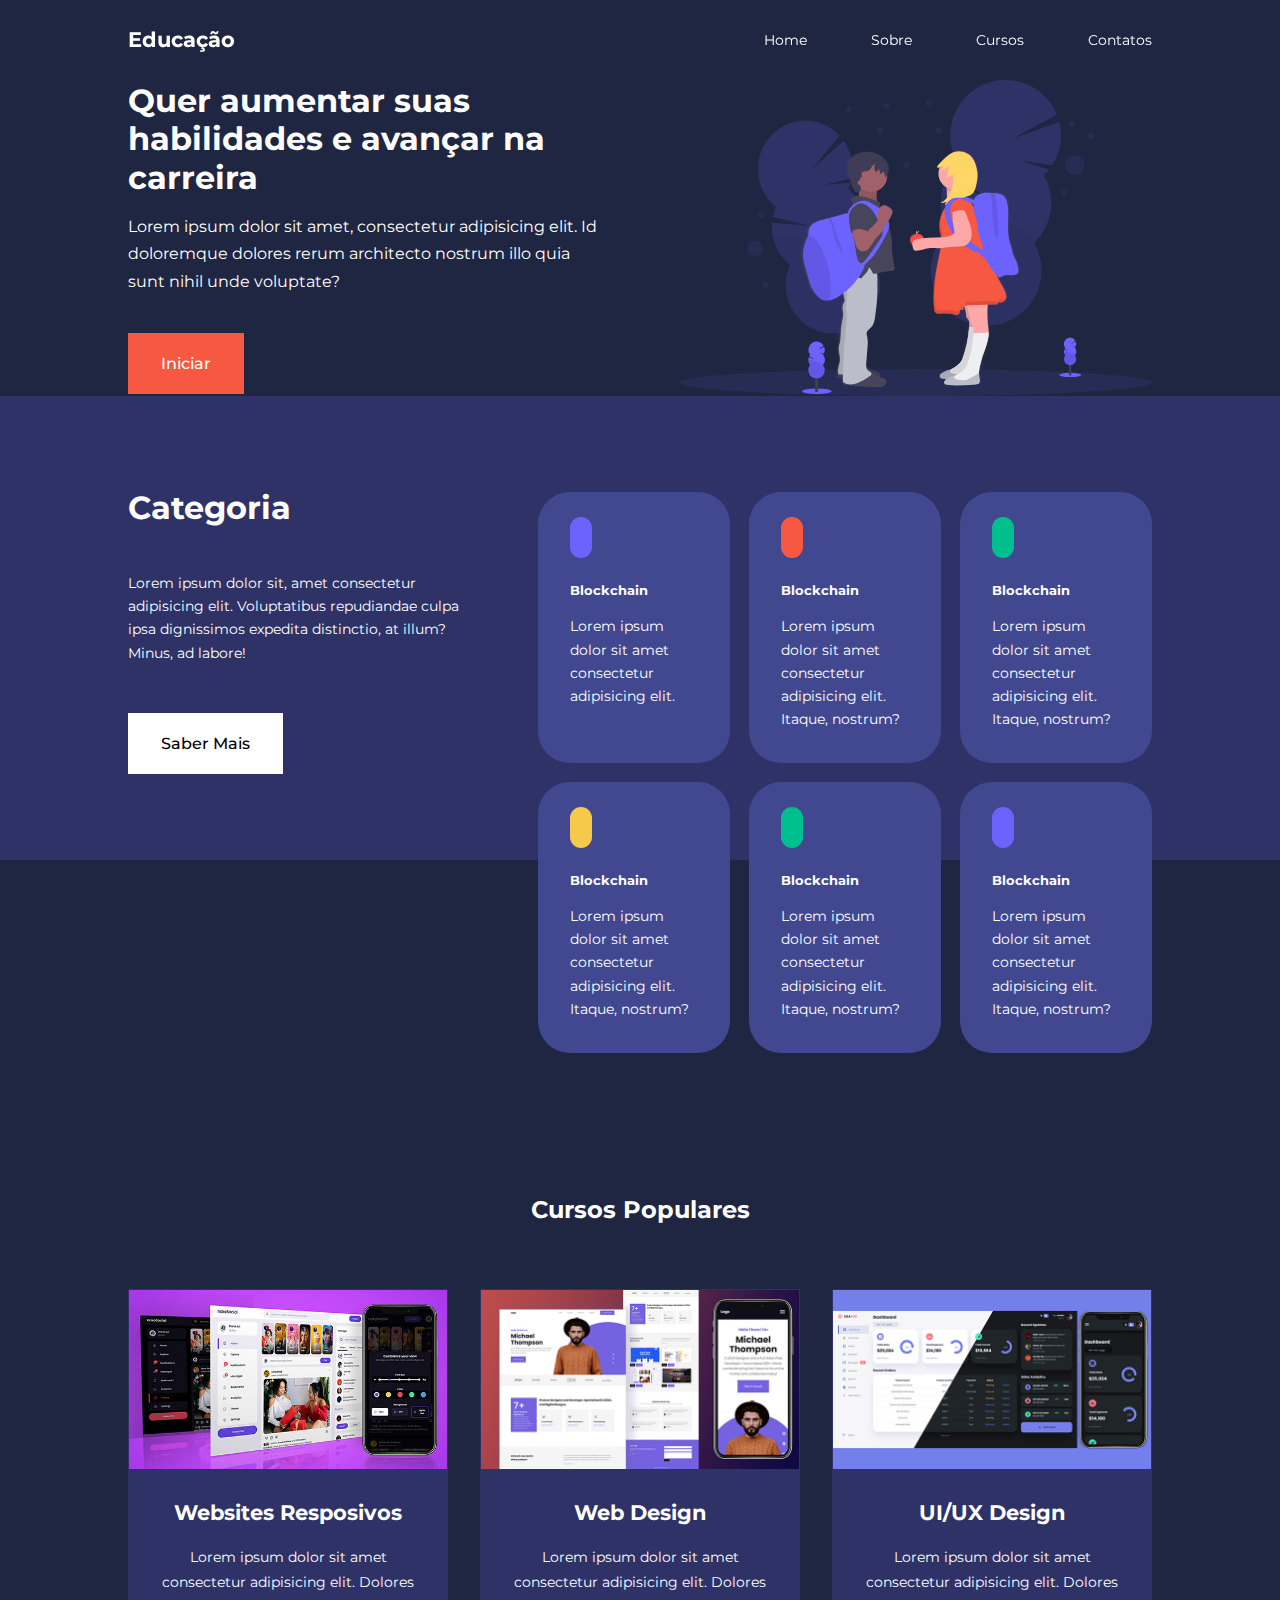
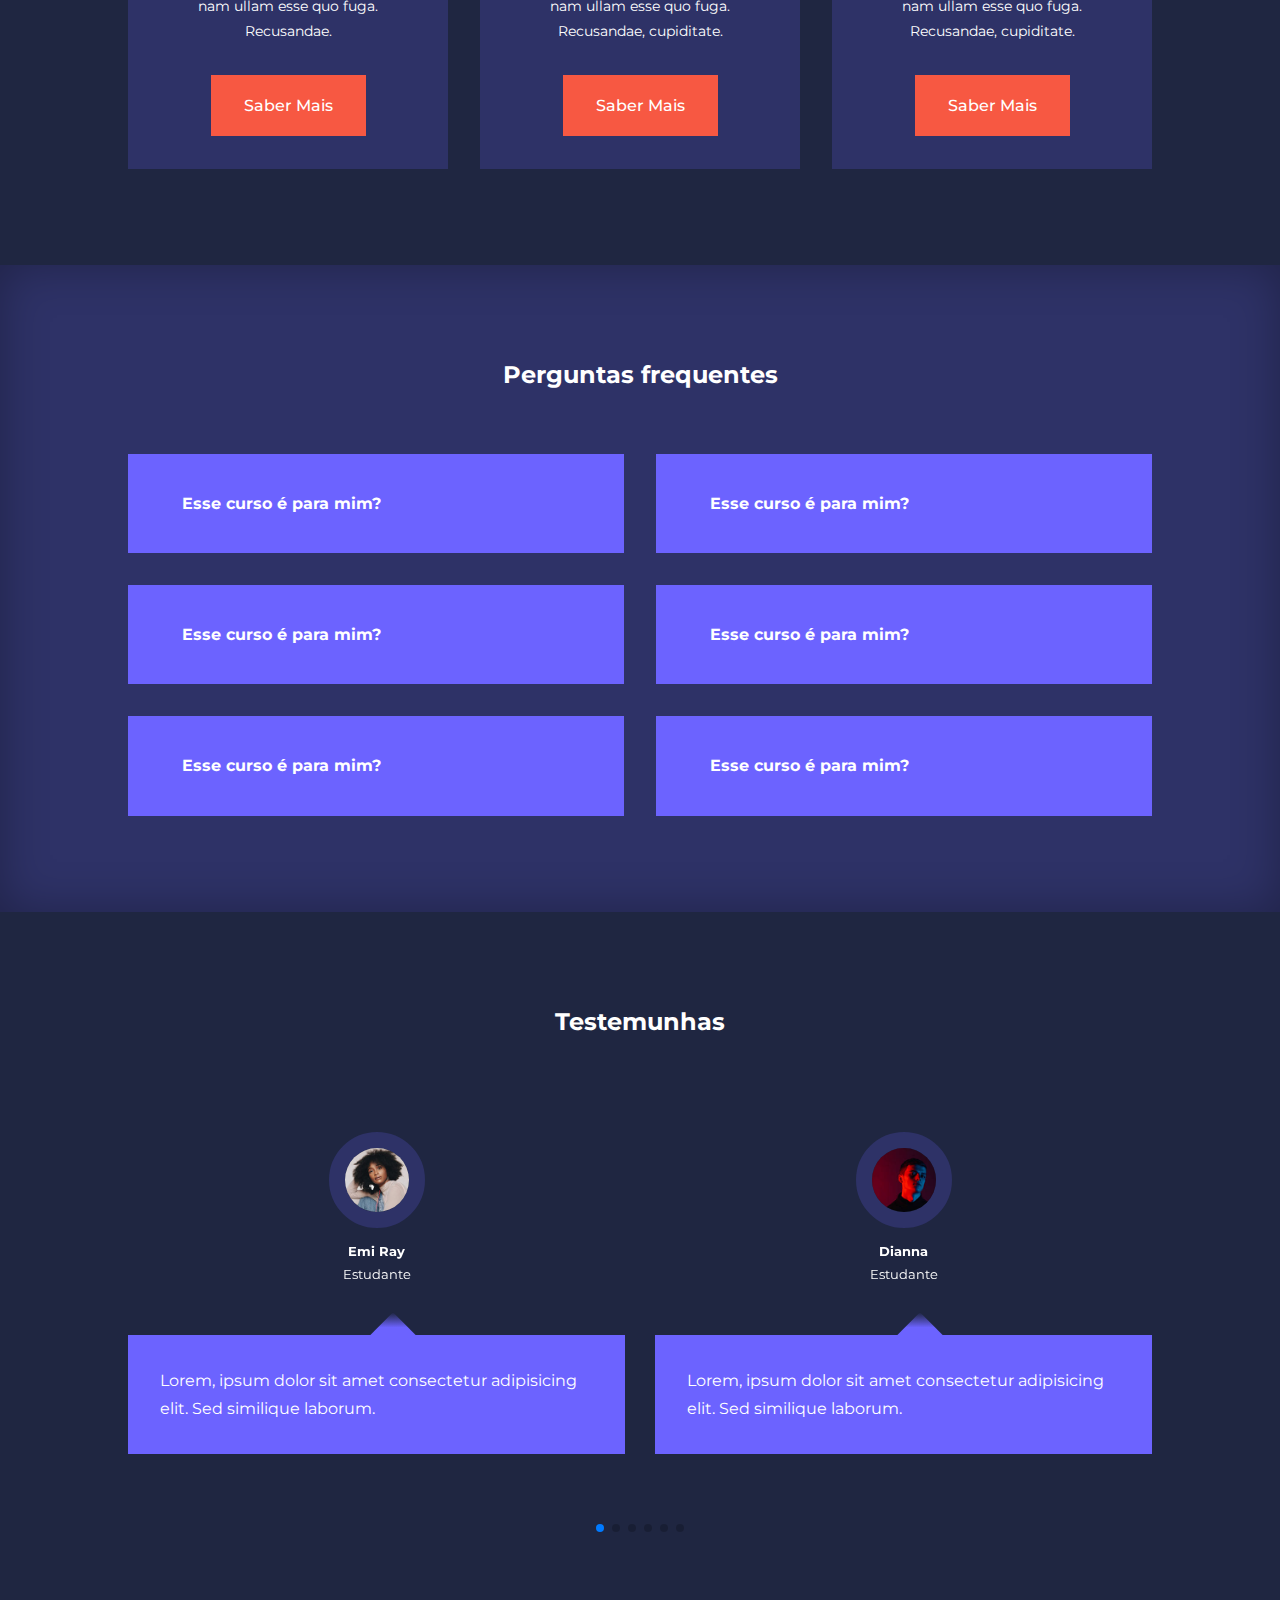
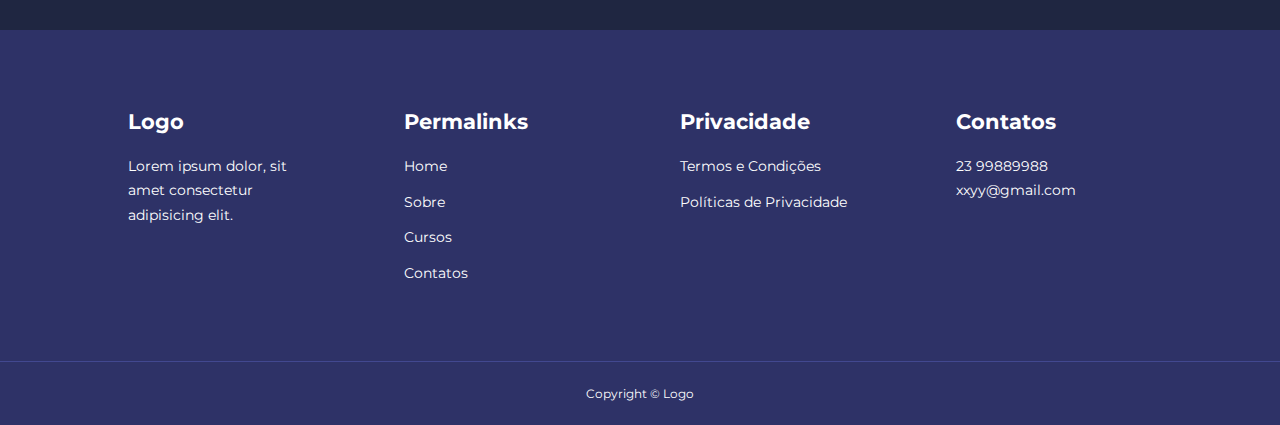
<file: index.html>
<!DOCTYPE html>
<html lang="pt-br">

<head>
    <meta charset="UTF-8">
    <meta http-equiv="X-UA-Compatible" content="IE=edge">
    <meta name="viewport" content="width=device-width, initial-scale=1.0">
    <title>Website Educação com HTML, CSS, JS</title>

    <!-- ICONS CDN-->
    <link rel="stylesheet" href="https://unicons.iconscout.com/release/v2.1.6/css/unicons.css">

    <!-- GOOGLE FONTS (MONTSERRATI) -->
    <link rel="preconnect" href="https://fonts.googleapis.com">
    <link rel="preconnect" href="https://fonts.gstatic.com" crossorigin>
    <link href="https://fonts.googleapis.com/css2?family=Montserrat:wght@300;400;500;600;700;800;900&display=swap"
        rel="stylesheet">

    <!--SWIPER JS-->
    <link rel="stylesheet" href="https://unpkg.com/swiper@8/swiper-bundle.min.css" />

    <link rel="stylesheet" href="./css/style.css">
    
</head>

<body>

    <nav>
        <div class="container nav__container">
            <a href="index.html">
                <h4>Educação</h4>
            </a>
            <ul class="nav__menu">
                <li><a href="index.html">Home</a></li>
                <li><a href="sobre.html">Sobre</a></li>
                <li><a href="cursos.html">Cursos</a></li>
                <li><a href="contatos.html">Contatos</a></li>
            </ul>

            <!-- icones carregados do site https://iconscout.com/unicons/explore/line -->
            <button id="open-menu-btn"><i class="uil uil-bars"></i></button>
            <button id="close-menu-btn"><i class="uil uil-multiply"></i></button>
        </div>
    </nav>
    <!-- ================= Fim da NAVBAR ================ -->

    <header>
        <div class="container header__container">
            <div class="header__left">
                <h1>Quer aumentar suas habilidades e avançar na carreira</h1>
                <p>Lorem ipsum dolor sit amet, consectetur adipisicing elit.
                    Id doloremque dolores rerum architecto nostrum illo
                    quia sunt nihil unde voluptate?
                </p>

                <a href="cursos.html" class="btn btn-primary">Iniciar</a>

            </div>

            <div class="header__right">
                <div class="header__right-image">
                    <img src="./images/header.svg" alt="">
                </div>

            </div>
        </div>
    </header>
    <!-- =================== Fim do HEADER ================== -->

    <section class="categoria">
        <div class="container categoria__container">
            <div class="categoria__left">
                <h1>Categoria</h1>
                <p>Lorem ipsum dolor sit, amet consectetur
                    adipisicing elit. Voluptatibus repudiandae
                    culpa ipsa dignissimos expedita distinctio,
                    at illum? Minus, ad labore!
                </p>
                <a href="#" class="btn">Saber Mais</a>
            </div>

            <div class="categoria__right">
                <article class="card__categoria">
                    <span class="categoria__icon"><i class="uil uil-bitcoin-circle"></i></span>
                    <h5>Blockchain</h5>
                    <p>Lorem ipsum dolor sit amet
                        consectetur adipisicing elit.

                    </p>
                </article>

                <article class="card__categoria">
                    <span class="categoria__icon"><i class="uil uil-bitcoin-circle"></i></span>
                    <h5>Blockchain</h5>
                    <p>Lorem ipsum dolor sit amet
                        consectetur adipisicing elit.
                        Itaque, nostrum?
                    </p>
                </article>

                <article class="card__categoria">
                    <span class="categoria__icon"><i class="uil uil-bitcoin-circle"></i></span>
                    <h5>Blockchain</h5>
                    <p>Lorem ipsum dolor sit amet
                        consectetur adipisicing elit.
                        Itaque, nostrum?
                    </p>
                </article>

                <article class="card__categoria">
                    <span class="categoria__icon"><i class="uil uil-bitcoin-circle"></i></span>
                    <h5>Blockchain</h5>
                    <p>Lorem ipsum dolor sit amet
                        consectetur adipisicing elit.
                        Itaque, nostrum?
                    </p>
                </article>

                <article class="card__categoria">
                    <span class="categoria__icon"><i class="uil uil-bitcoin-circle"></i></span>
                    <h5>Blockchain</h5>
                    <p>Lorem ipsum dolor sit amet
                        consectetur adipisicing elit.
                        Itaque, nostrum?
                    </p>
                </article>

                <article class="card__categoria">
                    <span class="categoria__icon"><i class="uil uil-bitcoin-circle"></i></span>
                    <h5>Blockchain</h5>
                    <p>Lorem ipsum dolor sit amet
                        consectetur adipisicing elit.
                        Itaque, nostrum?
                    </p>
                </article>
            </div>
        </div>
    </section>
    <!-- ================= FIM SECTION CATEGORIA =========== -->

    <section class="cursos">
        <h2>Cursos Populares</h2>
        <div class="container cursos__container">
            <article class="curso">
                <div class="curso__image">
                    <img src="./images/course1.jpg" alt="">
                </div>

                <div class="curso__info">
                    <h4>Websites Resposivos</h4>
                    <p>Lorem ipsum dolor sit amet consectetur
                        adipisicing elit. Dolores nam ullam esse quo fuga.
                        Recusandae.</p>

                    <a href="curso.html" class="btn btn-primary">Saber Mais</a>
                </div>
            </article>

            <article class="curso">
                <div class="curso__image">
                    <img src="./images/course2.jpg" alt="">
                </div>

                <div class="curso__info">
                    <h4>Web Design</h4>
                    <p>Lorem ipsum dolor sit amet consectetur
                        adipisicing elit. Dolores nam ullam esse quo fuga.
                        Recusandae, cupiditate.
                    </p>

                    <a href="curso.html" class="btn btn-primary">Saber Mais</a>
                </div>
            </article>

            <article class="curso">
                <div class="curso__image">
                    <img src="./images/course3.jpg" alt="">
                </div>

                <div class="curso__info">
                    <h4>UI/UX Design</h4>
                    <p>Lorem ipsum dolor sit amet consectetur
                        adipisicing elit. Dolores nam ullam esse quo fuga.
                        Recusandae, cupiditate.
                    </p>

                    <a href="cursos.html" class="btn btn-primary">Saber Mais</a>
                </div>
            </article>
        </div>
    </section>
    <!-- ================= FIM SECTION CURSOS =========== -->


    <section class="faqs">
        <h2>Perguntas frequentes</h2>
        <div class="container faqs__container">

            <article class="faq">
                <div class="faq__icon"><i class="uil uil-plus"></i></div>
                <div class="resposta_faq">
                    <h4>Esse curso é para mim?</h4>
                    <p>Lorem ipsum dolor sit amet consectetur adipisicing elit. Nemo, porro.
                        Lorem ipsum dolor sit amet consectetur adipisicing elit. Nemo, porro.</p>
                </div>
            </article>

            <article class="faq">
                <div class="faq__icon"><i class="uil uil-plus"></i></div>
                <div class="resposta_faq">
                    <h4>Esse curso é para mim?</h4>
                    <p>Lorem ipsum dolor sit amet consectetur adipisicing elit. Nemo, porro.
                        Lorem ipsum dolor sit amet consectetur adipisicing elit. Nemo, porro.</p>
                </div>
            </article>

            <article class="faq">
                <div class="faq__icon"><i class="uil uil-plus"></i></div>
                <div class="resposta_faq">
                    <h4>Esse curso é para mim?</h4>
                    <p>Lorem ipsum dolor sit amet consectetur adipisicing elit. Nemo, porro.
                        Lorem ipsum dolor sit amet consectetur adipisicing elit. Nemo, porro.</p>
                </div>
            </article>

            <article class="faq">
                <div class="faq__icon"><i class="uil uil-plus"></i></div>
                <div class="resposta_faq">
                    <h4>Esse curso é para mim?</h4>
                    <p>Lorem ipsum dolor sit amet consectetur adipisicing elit. Nemo, porro.
                        Lorem ipsum dolor sit amet consectetur adipisicing elit. Nemo, porro.</p>
                </div>
            </article>

            <article class="faq">
                <div class="faq__icon"><i class="uil uil-plus"></i></div>
                <div class="resposta_faq">
                    <h4>Esse curso é para mim?</h4>
                    <p>Lorem ipsum dolor sit amet consectetur adipisicing elit. Nemo, porro.
                        Lorem ipsum dolor sit amet consectetur adipisicing elit. Nemo, porro.</p>
                </div>
            </article>

            <article class="faq">
                <div class="faq__icon"><i class="uil uil-plus"></i></div>
                <div class="resposta_faq">
                    <h4>Esse curso é para mim?</h4>
                    <p>Lorem ipsum dolor sit amet consectetur adipisicing elit. Nemo, porro.
                        Lorem ipsum dolor sit amet consectetur adipisicing elit. Nemo, porro.</p>
                </div>
            </article>
        </div>
    </section>
    <!-- ================= FIM SECTION FAQS =========== -->


    <section class="container testemunhas__container mySwiper">
        <h2>Testemunhas</h2>
        <div class="swiper-wrapper">

            <article class="testemunhas swiper-slide">
                <div class="avatar">
                    <img src="./images/avatar1.jpg" alt="">
                </div>

                <div class="testemunhas__info">
                    <h5>Emi Ray</h5>
                    <small>Estudante</small>
                </div>

                <div class="testemunhas__body">
                    <p>Lorem, ipsum dolor sit amet consectetur
                        adipisicing elit. Sed similique laborum.</p>
                </div>
            </article>

            <article class="testemunhas swiper-slide">
                <div class="avatar">
                    <img src="./images/avatar2.jpg" alt="">
                </div>

                <div class="testemunhas__info">
                    <h5>Dianna </h5>
                    <small>Estudante</small>
                </div>

                <div class="testemunhas__body">
                    <p>Lorem, ipsum dolor sit amet consectetur
                        adipisicing elit. Sed similique laborum.</p>
                </div>
            </article>

            <article class="testemunhas swiper-slide">
                <div class="avatar">
                    <img src="./images/avatar3.jpg" alt="">
                </div>

                <div class="testemunhas__info">
                    <h5>Dianna Ayi</h5>
                    <small>Estudante</small>
                </div>

                <div class="testemunhas__body">
                    <p>Lorem, ipsum dolor sit amet consectetur
                        adipisicing elit. Sed similique laborum.</p>
                </div>
            </article>

            <article class="testemunhas swiper-slide">
                <div class="avatar">
                    <img src="./images/avatar4.jpg" alt="">
                </div>

                <div class="testemunhas__info">
                    <h5>Dianna Ayi</h5>
                    <small>Estudante</small>
                </div>

                <div class="testemunhas__body">
                    <p>Lorem, ipsum dolor sit amet consectetur
                        adipisicing elit. Sed similique laborum.</p>
                </div>
            </article>

            <article class="testemunhas swiper-slide">
                <div class="avatar">
                    <img src="./images/avatar5.jpg" alt="">
                </div>

                <div class="testemunhas__info">
                    <h5>Dianna Ayi</h5>
                    <small>Estudante</small>
                </div>

                <div class="testemunhas__body">
                    <p>Lorem, ipsum dolor sit amet consectetur
                        adipisicing elit. Sed similique laborum.</p>
                </div>
            </article>

            <article class="testemunhas swiper-slide">
                <div class="avatar">
                    <img src="./images/avatar6.jpg" alt="">
                </div>

                <div class="testemunhas__info">
                    <h5>Dianna Ayi</h5>
                    <small>Estudante</small>
                </div>

                <div class="testemunhas__body">
                    <p>Lorem, ipsum dolor sit amet consectetur
                        adipisicing elit. Sed similique laborum.</p>
                </div>
            </article>

            <article class="testemunhas swiper-slide">
                <div class="avatar">
                    <img src="./images/avatar7.jpg" alt="">
                </div>

                <div class="testemunhas__info">
                    <h5>Dianna Ayi</h5>
                    <small>Estudante</small>
                </div>

                <div class="testemunhas__body">
                    <p>Lorem, ipsum dolor sit amet consectetur
                        adipisicing elit. Sed similique laborum.</p>
                </div>
            </article>

        </div>
        <div class="swiper-pagination"></div>
    </section>
    <!-- ================= FIM SECTION TESTEMUNHAS =========== -->

    <footer>
        <div class="container footer__container">
            <div class="footer__1">
                <a href="index.html" class="footer__logo">
                    <h4>Logo</h4>
                </a>
                <p>Lorem ipsum dolor, sit amet consectetur adipisicing elit.</p>
            </div>

            <div class="footer__2">
                <h4>Permalinks</h4>
                <ul class="permalinks">
                    <li><a href="index.html">Home</a></li>
                    <li><a href="sobre.html">Sobre</a></li>
                    <li><a href="cursos.html">Cursos</a></li>
                    <li><a href="contatos.html">Contatos</a></li>
                </ul>
            </div>

            <div class="footer__3">
                <h4>Privacidade</h4>
                <ul class="privacidade">
                    <li><a href="#">Termos e Condições</a></li>
                    <li><a href="#">Políticas de Privacidade</a></li>
                </ul>
            </div>

            <div class="footer__4">
                <h4>Contatos</h4>
                <div>
                    <p>23 99889988</p>
                    <p>xxyy@gmail.com</p>
                </div>

                <div class="footer__socials">
                    <li>
                        <a href="#">
                            <div class="uil uil-facebook-f"></div>
                        </a>
                    </li>
                    <li>
                        <a href="#">
                            <div class="uil uil-instagram-alt"></div>
                        </a>
                    </li>
                    <li>
                        <a href="#">
                            <div class="uil uil-twitter-alt"></div>
                        </a>
                    </li>
                    <li>
                        <a href="#">
                            <div class="uil uil-link-alt"></div>
                        </a>
                    </li>
                </div>
            </div>
        </div>

        <div class="footer__copyright">
            <small>Copyright &copy; Logo</small>
        </div>
    </footer>
    <!-- ================ FIM FOOTER =================== -->


    <script src="https://unpkg.com/swiper@8/swiper-bundle.min.js"></script>
    <script src="./main.js"></script>

    <script>
        var swiper = new Swiper(".mySwiper", {
            slidesPerView: 1,
            spaceBetween: 30,
            pagination: {
                el: ".swiper-pagination",
                clickable: true,
            },
            // Quando a largura da tela for >= 600px
            breakpoints: {
                600: {
                    slidesPerView: 2
                }
            }
        });
    </script>

</body>

</html>
</file>
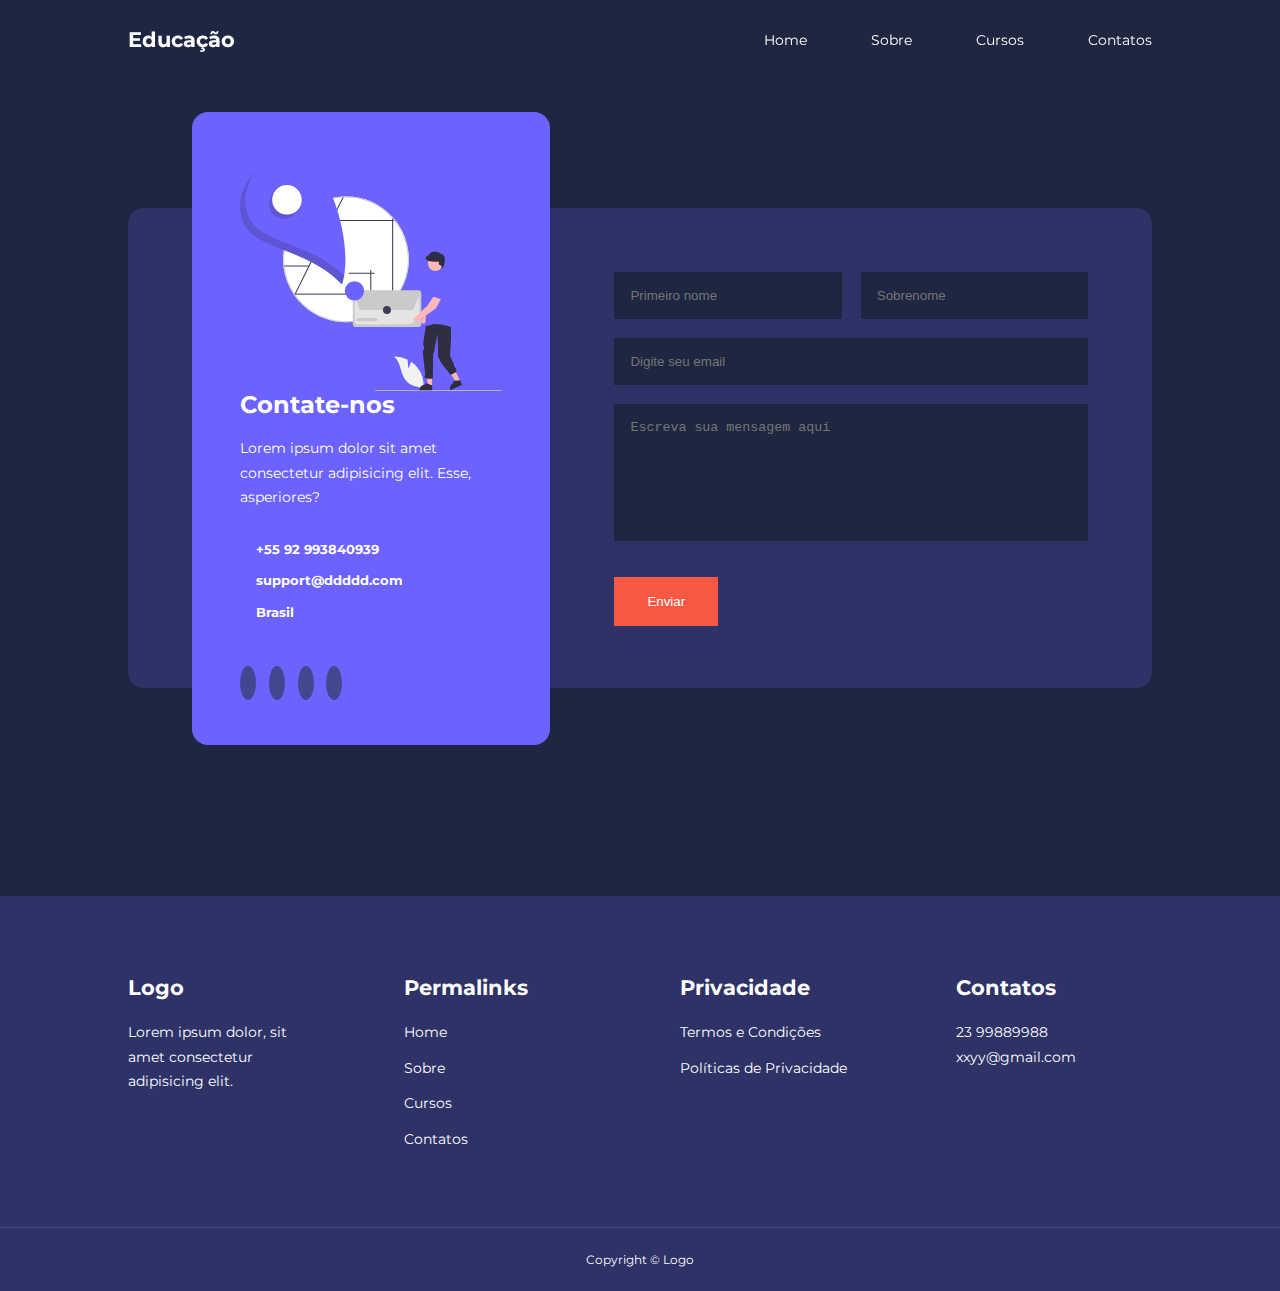
<file: contatos.html>
<!DOCTYPE html>
<html lang="en">

<head>
    <meta charset="UTF-8">
    <meta http-equiv="X-UA-Compatible" content="IE=edge">
    <meta name="viewport" content="width=device-width, initial-scale=1.0">
    <title>Website Educação com HTML, CSS, JS</title>

    <!-- ICONS CDN-->
    <link rel="stylesheet" href="https://unicons.iconscout.com/release/v2.1.6/css/unicons.css">

    <!-- GOOGLE FONTS (MONTSERRATI) -->
    <link rel="preconnect" href="https://fonts.googleapis.com">
    <link rel="preconnect" href="https://fonts.gstatic.com" crossorigin>
    <link href="https://fonts.googleapis.com/css2?family=Montserrat:wght@300;400;500;600;700;800;900&display=swap"
        rel="stylesheet">
    <!-- STYLESHEET -->
    <link rel="stylesheet" href="./css/style.css">
    <link rel="stylesheet" href="./css/contatos.css">

</head>

<body>

    <nav>
        <div class="container nav__container">
            <a href="index.html">
                <h4>Educação</h4>
            </a>
            <ul class="nav__menu">
                <li><a href="index.html">Home</a></li>
                <li><a href="sobre.html">Sobre</a></li>
                <li><a href="cursos.html">Cursos</a></li>
                <li><a href="contatos.html">Contatos</a></li>
            </ul>

            <!-- icones carregados do site https://iconscout.com/unicons/explore/line -->
            <button id="open-menu-btn"><i class="uil uil-bars"></i></button>
            <button id="close-menu-btn"><i class="uil uil-multiply"></i></button>
        </div>
    </nav>
    <!-- ===================== FIM NAVBAR ==================== -->

    <section class="contatos">
        <div class="container contatos__container">
            <aside class="contatos__aside">
                <div class="aside__image">
                    <img src="./images/contact.svg" alt="Contato">
                </div>
                <h2>Contate-nos</h2>
                <p>Lorem ipsum dolor sit amet consectetur
                    adipisicing elit. Esse, asperiores?
                </p>
                <ul class="contatos__detalhes">
                    <li>
                        <i class="uil uil-phone-times"></i>
                        <h5>+55 92 993840939</h5>
                    </li>
                    <li>
                        <i class="uil uil-envelope"></i>
                        <h5>support@ddddd.com</h5>
                    </li>
                    <li>
                        <i class="uil uil-location-point"></i>
                        <h5>Brasil</h5>
                    </li>
                </ul>

                <ul class="contatos__sociais">
                    <li>
                        <a href="https://facebook.com"><i class="uil uil-facebook-f"></i></a>
                    </li>
                    <li>
                        <a href="https://instagram.com"><i class="uil uil-instagram"></i></a>
                    </li>
                    <li>
                        <a href="https://twitter.com"><i class="uil uil-twitter"></i></a>
                    </li>
                    <li>
                        <a href="https://linkedin.com"><i class="uil uil-linkedin-alt"></i></a>
                    </li>
                </ul>
            </aside>

            <form action="https://formspree.io/f/xayvaydg" method="POST" class="contatos__form">
                <div class="form__nome">
                    <input type="text" name="Primeiro Nome" placeholder="Primeiro nome" required>
                    <input type="text" name="Sobrenome" placeholder="Sobrenome" required>
                </div>
                <input type="email" name="Email" placeholder="Digite seu email" required>
                <textarea name="Message" rows="7" placeholder="Escreva sua mensagem aqui" required></textarea>
                <button type="submit" class="btn btn-primary">Enviar</button>
            </form>
        </div>
    </section>
    <!-- ================ FIM SECTION CONTATOS =============== -->

    <footer>
        <div class="container footer__container">
            <div class="footer__1">
                <a href="index.html" class="footer__logo">
                    <h4>Logo</h4>
                </a>
                <p>Lorem ipsum dolor, sit amet consectetur adipisicing elit.</p>
            </div>

            <div class="footer__2">
                <h4>Permalinks</h4>
                <ul class="permalinks">
                    <li><a href="index.html">Home</a></li>
                    <li><a href="sobre.html">Sobre</a></li>
                    <li><a href="cursos.html">Cursos</a></li>
                    <li><a href="contatos.html">Contatos</a></li>
                </ul>
            </div>

            <div class="footer__3">
                <h4>Privacidade</h4>
                <ul class="privacidade">
                    <li><a href="#">Termos e Condições</a></li>
                    <li><a href="#">Políticas de Privacidade</a></li>
                </ul>
            </div>

            <div class="footer__4">
                <h4>Contatos</h4>
                <div>
                    <p>23 99889988</p>
                    <p>xxyy@gmail.com</p>
                </div>

                <div class="footer__socials">
                    <li>
                        <a href="#">
                            <div class="uil uil-facebook-f"></div>
                        </a>
                    </li>
                    <li>
                        <a href="#">
                            <div class="uil uil-instagram-alt"></div>
                        </a>
                    </li>
                    <li>
                        <a href="#">
                            <div class="uil uil-twitter-alt"></div>
                        </a>
                    </li>
                    <li>
                        <a href="#">
                            <div class="uil uil-link-alt"></div>
                        </a>
                    </li>
                </div>
            </div>
        </div>

        <div class="footer__copyright">
            <small>Copyright &copy; Logo</small>
        </div>
    </footer>
    <!-- ================= FIM DO FOOTER ===================== -->

    <script src="./main.js"></script>

</body>

</html>
</file>
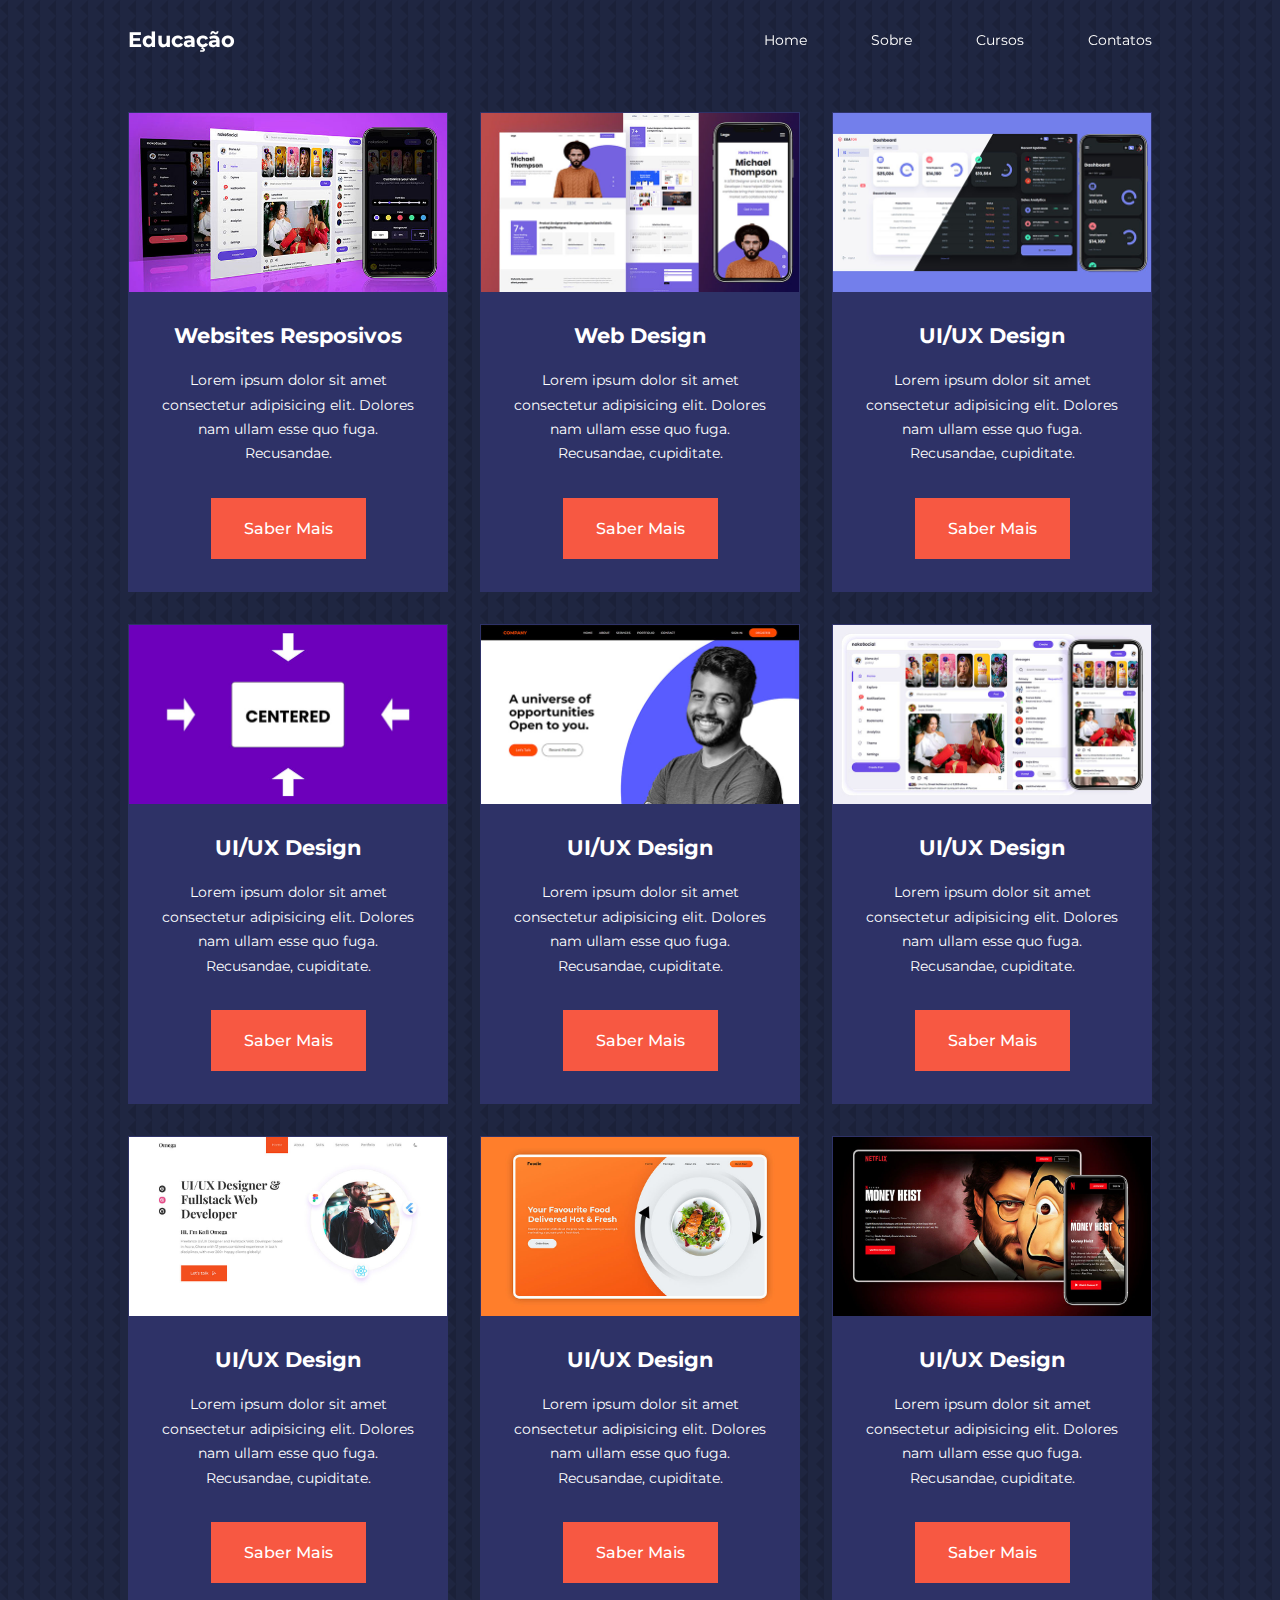
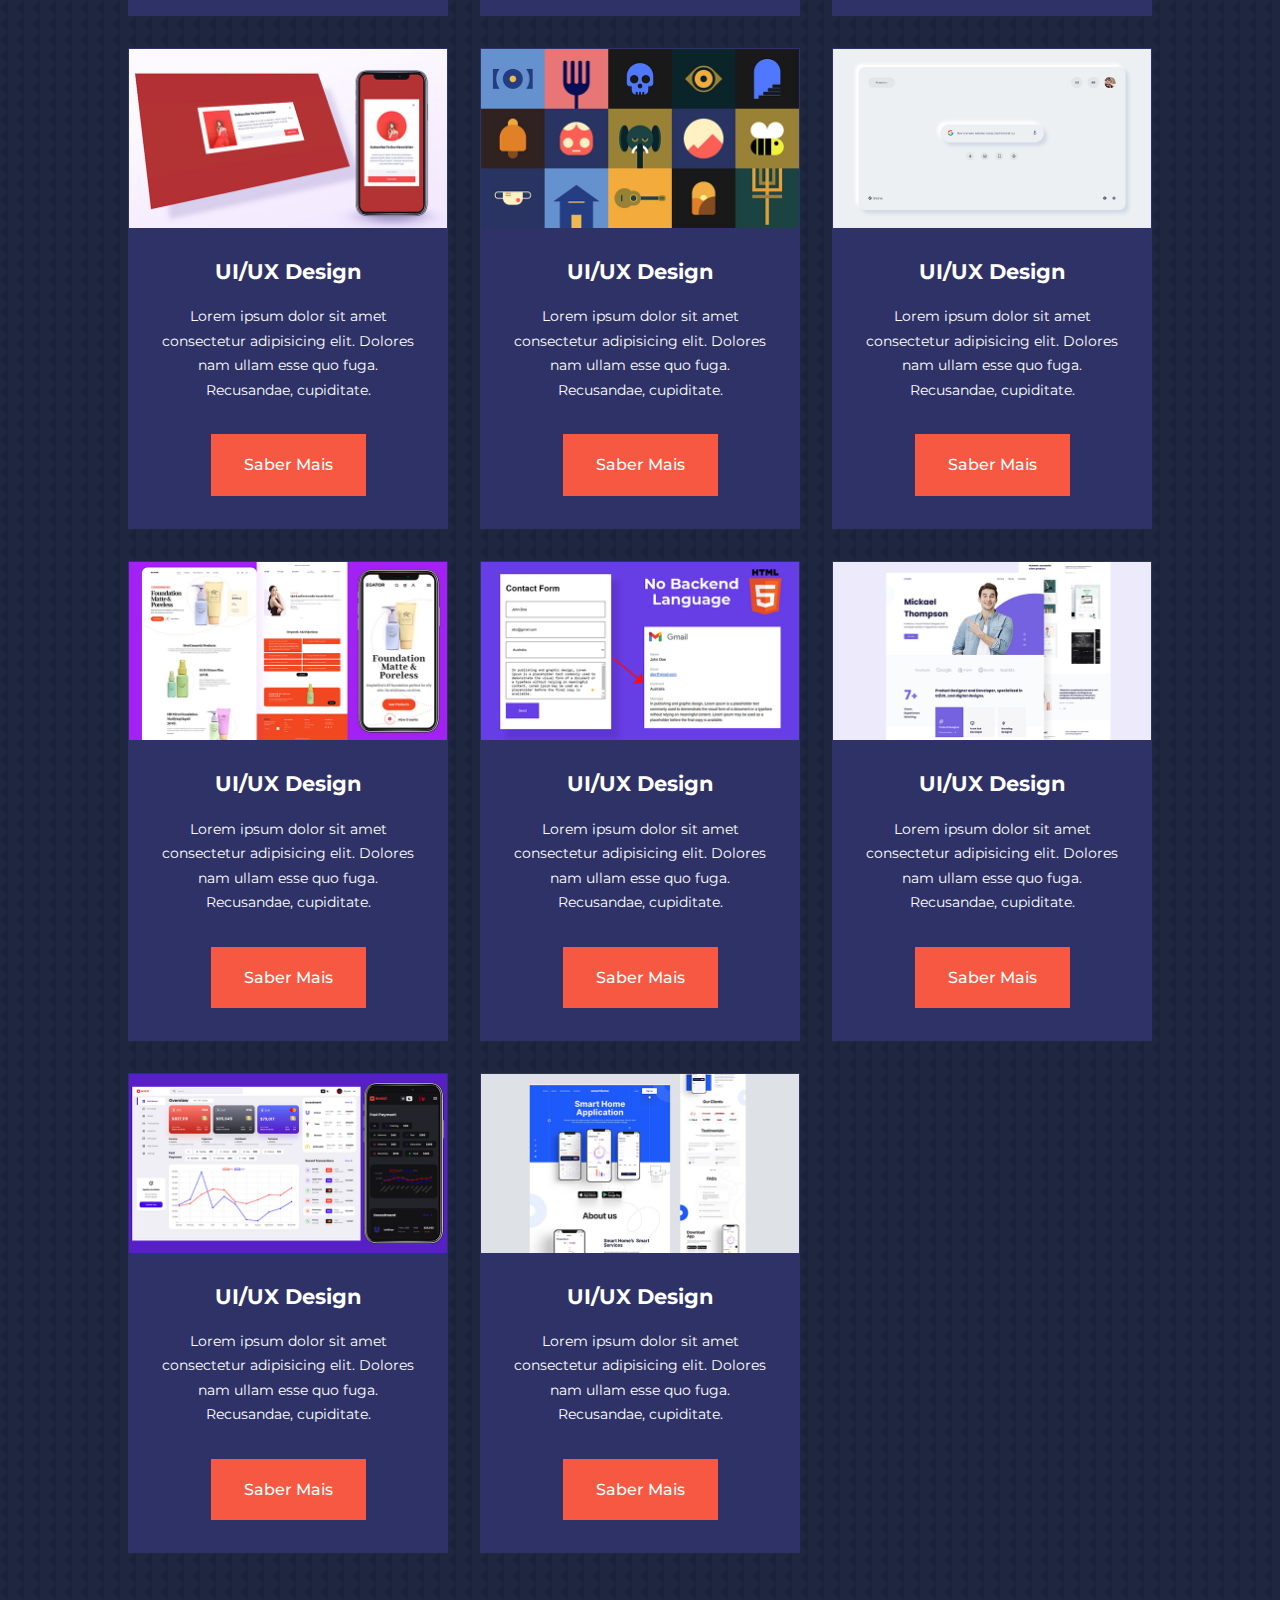
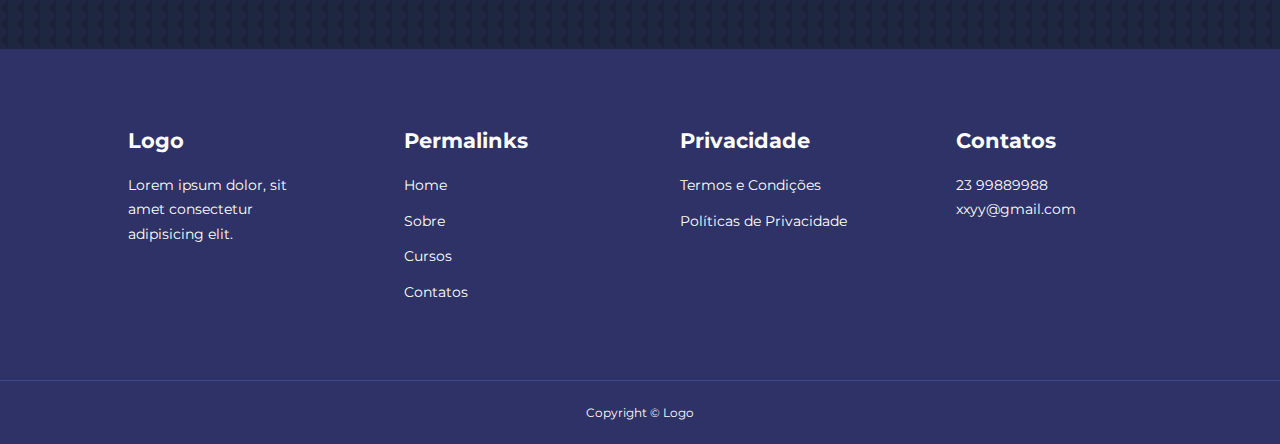
<file: cursos.html>
<!DOCTYPE html>
<html lang="en">

<head>
    <meta charset="UTF-8">
    <meta http-equiv="X-UA-Compatible" content="IE=edge">
    <meta name="viewport" content="width=device-width, initial-scale=1.0">
    <title>Website Educação com HTML, CSS, JS</title>

    <!-- ICONS CDN-->
    <link rel="stylesheet" href="https://unicons.iconscout.com/release/v2.1.6/css/unicons.css">

    <!-- GOOGLE FONTS (MONTSERRATI) -->
    <link rel="preconnect" href="https://fonts.googleapis.com">
    <link rel="preconnect" href="https://fonts.gstatic.com" crossorigin>
    <link href="https://fonts.googleapis.com/css2?family=Montserrat:wght@300;400;500;600;700;800;900&display=swap"
        rel="stylesheet">
     <!-- STYLESHEET -->
    <link rel="stylesheet" href="./css/style.css">
    <style>
        body {
        background-image: url(./images/bg-texture.png);
        }
        .cursos {
            margin-top: 1rem;
        }
    </style>
</head>

<body>

    <nav>
        <div class="container nav__container">
            <a href="index.html">
                <h4>Educação</h4>
            </a>
            <ul class="nav__menu">
                <li><a href="index.html">Home</a></li>
                <li><a href="sobre.html">Sobre</a></li>
                <li><a href="cursos.html">Cursos</a></li>
                <li><a href="contatos.html">Contatos</a></li>
            </ul>

            <!-- icones carregados do site https://iconscout.com/unicons/explore/line -->
            <button id="open-menu-btn"><i class="uil uil-bars"></i></button>
            <button id="close-menu-btn"><i class="uil uil-multiply"></i></button>
        </div>
    </nav>

    <!-- ===================== FIM NAVBAR ==================== -->

    <section class="cursos">
        <div class="container cursos__container">
            <article class="curso">
                <div class="curso__image">
                    <img src="./images/course1.jpg" alt="">
                </div>

                <div class="curso__info">
                    <h4>Websites Resposivos</h4>
                    <p>Lorem ipsum dolor sit amet consectetur
                        adipisicing elit. Dolores nam ullam esse quo fuga.
                        Recusandae.</p>

                    <a href="cursos.html" class="btn btn-primary">Saber Mais</a>
                </div>
            </article>

            <article class="curso">
                <div class="curso__image">
                    <img src="./images/course2.jpg" alt="">
                </div>

                <div class="curso__info">
                    <h4>Web Design</h4>
                    <p>Lorem ipsum dolor sit amet consectetur
                        adipisicing elit. Dolores nam ullam esse quo fuga.
                        Recusandae, cupiditate.
                    </p>

                    <a href="cursos.html" class="btn btn-primary">Saber Mais</a>
                </div>
            </article>

            <article class="curso">
                <div class="curso__image">
                    <img src="./images/course3.jpg" alt="">
                </div>

                <div class="curso__info">
                    <h4>UI/UX Design</h4>
                    <p>Lorem ipsum dolor sit amet consectetur
                        adipisicing elit. Dolores nam ullam esse quo fuga.
                        Recusandae, cupiditate.
                    </p>

                    <a href="cursos.html" class="btn btn-primary">Saber Mais</a>
                </div>
            </article>
            <article class="curso">
                <div class="curso__image">
                    <img src="./images/course4.jpg" alt="">
                </div>

                <div class="curso__info">
                    <h4>UI/UX Design</h4>
                    <p>Lorem ipsum dolor sit amet consectetur
                        adipisicing elit. Dolores nam ullam esse quo fuga.
                        Recusandae, cupiditate.
                    </p>

                    <a href="cursos.html" class="btn btn-primary">Saber Mais</a>
                </div>
            </article>
            <article class="curso">
                <div class="curso__image">
                    <img src="./images/course5.jpg" alt="">
                </div>

                <div class="curso__info">
                    <h4>UI/UX Design</h4>
                    <p>Lorem ipsum dolor sit amet consectetur
                        adipisicing elit. Dolores nam ullam esse quo fuga.
                        Recusandae, cupiditate.
                    </p>

                    <a href="cursos.html" class="btn btn-primary">Saber Mais</a>
                </div>
            </article>
            <article class="curso">
                <div class="curso__image">
                    <img src="./images/course6.jpg" alt="">
                </div>

                <div class="curso__info">
                    <h4>UI/UX Design</h4>
                    <p>Lorem ipsum dolor sit amet consectetur
                        adipisicing elit. Dolores nam ullam esse quo fuga.
                        Recusandae, cupiditate.
                    </p>

                    <a href="cursos.html" class="btn btn-primary">Saber Mais</a>
                </div>
            </article>
            <article class="curso">
                <div class="curso__image">
                    <img src="./images/course7.jpg" alt="">
                </div>

                <div class="curso__info">
                    <h4>UI/UX Design</h4>
                    <p>Lorem ipsum dolor sit amet consectetur
                        adipisicing elit. Dolores nam ullam esse quo fuga.
                        Recusandae, cupiditate.
                    </p>

                    <a href="cursos.html" class="btn btn-primary">Saber Mais</a>
                </div>
            </article>
            <article class="curso">
                <div class="curso__image">
                    <img src="./images/course8.jpg" alt="">
                </div>

                <div class="curso__info">
                    <h4>UI/UX Design</h4>
                    <p>Lorem ipsum dolor sit amet consectetur
                        adipisicing elit. Dolores nam ullam esse quo fuga.
                        Recusandae, cupiditate.
                    </p>

                    <a href="cursos.html" class="btn btn-primary">Saber Mais</a>
                </div>
            </article>
            <article class="curso">
                <div class="curso__image">
                    <img src="./images/course9.jpg" alt="">
                </div>

                <div class="curso__info">
                    <h4>UI/UX Design</h4>
                    <p>Lorem ipsum dolor sit amet consectetur
                        adipisicing elit. Dolores nam ullam esse quo fuga.
                        Recusandae, cupiditate.
                    </p>

                    <a href="cursos.html" class="btn btn-primary">Saber Mais</a>
                </div>
            </article>
            <article class="curso">
                <div class="curso__image">
                    <img src="./images/course10.jpg" alt="">
                </div>

                <div class="curso__info">
                    <h4>UI/UX Design</h4>
                    <p>Lorem ipsum dolor sit amet consectetur
                        adipisicing elit. Dolores nam ullam esse quo fuga.
                        Recusandae, cupiditate.
                    </p>

                    <a href="cursos.html" class="btn btn-primary">Saber Mais</a>
                </div>
            </article>
            <article class="curso">
                <div class="curso__image">
                    <img src="./images/course11.jpg" alt="">
                </div>

                <div class="curso__info">
                    <h4>UI/UX Design</h4>
                    <p>Lorem ipsum dolor sit amet consectetur
                        adipisicing elit. Dolores nam ullam esse quo fuga.
                        Recusandae, cupiditate.
                    </p>

                    <a href="cursos.html" class="btn btn-primary">Saber Mais</a>
                </div>
            </article>
            <article class="curso">
                <div class="curso__image">
                    <img src="./images/course12.jpg" alt="">
                </div>

                <div class="curso__info">
                    <h4>UI/UX Design</h4>
                    <p>Lorem ipsum dolor sit amet consectetur
                        adipisicing elit. Dolores nam ullam esse quo fuga.
                        Recusandae, cupiditate.
                    </p>

                    <a href="cursos.html" class="btn btn-primary">Saber Mais</a>
                </div>
            </article>
            <article class="curso">
                <div class="curso__image">
                    <img src="./images/course13.jpg" alt="">
                </div>

                <div class="curso__info">
                    <h4>UI/UX Design</h4>
                    <p>Lorem ipsum dolor sit amet consectetur
                        adipisicing elit. Dolores nam ullam esse quo fuga.
                        Recusandae, cupiditate.
                    </p>

                    <a href="cursos.html" class="btn btn-primary">Saber Mais</a>
                </div>
            </article>
            <article class="curso">
                <div class="curso__image">
                    <img src="./images/course14.jpg" alt="">
                </div>

                <div class="curso__info">
                    <h4>UI/UX Design</h4>
                    <p>Lorem ipsum dolor sit amet consectetur
                        adipisicing elit. Dolores nam ullam esse quo fuga.
                        Recusandae, cupiditate.
                    </p>

                    <a href="cursos.html" class="btn btn-primary">Saber Mais</a>
                </div>
            </article>
            <article class="curso">
                <div class="curso__image">
                    <img src="./images/course16.jpg" alt="">
                </div>

                <div class="curso__info">
                    <h4>UI/UX Design</h4>
                    <p>Lorem ipsum dolor sit amet consectetur
                        adipisicing elit. Dolores nam ullam esse quo fuga.
                        Recusandae, cupiditate.
                    </p>

                    <a href="cursos.html" class="btn btn-primary">Saber Mais</a>
                </div>
            </article>
            <article class="curso">
                <div class="curso__image">
                    <img src="./images/course17.jpg" alt="">
                </div>

                <div class="curso__info">
                    <h4>UI/UX Design</h4>
                    <p>Lorem ipsum dolor sit amet consectetur
                        adipisicing elit. Dolores nam ullam esse quo fuga.
                        Recusandae, cupiditate.
                    </p>

                    <a href="cursos.html" class="btn btn-primary">Saber Mais</a>
                </div>
            </article>
            <article class="curso">
                <div class="curso__image">
                    <img src="./images/course18.jpg" alt="">
                </div>

                <div class="curso__info">
                    <h4>UI/UX Design</h4>
                    <p>Lorem ipsum dolor sit amet consectetur
                        adipisicing elit. Dolores nam ullam esse quo fuga.
                        Recusandae, cupiditate.
                    </p>

                    <a href="cursos.html" class="btn btn-primary">Saber Mais</a>
                </div>
            </article>
        </div>
    </section>
    <!-- ================= FIM SECTION CURSOS =========== -->

    <footer>
        <div class="container footer__container">
            <div class="footer__1">
                <a href="index.html" class="footer__logo">
                    <h4>Logo</h4>
                </a>
                <p>Lorem ipsum dolor, sit amet consectetur adipisicing elit.</p>
            </div>

            <div class="footer__2">
                <h4>Permalinks</h4>
                <ul class="permalinks">
                    <li><a href="index.html">Home</a></li>
                    <li><a href="sobre.html">Sobre</a></li>
                    <li><a href="cursos.html">Cursos</a></li>
                    <li><a href="contatos.html">Contatos</a></li>
                </ul>
            </div>

            <div class="footer__3">
                <h4>Privacidade</h4>
                <ul class="privacidade">
                    <li><a href="#">Termos e Condições</a></li>
                    <li><a href="#">Políticas de Privacidade</a></li>
                </ul>
            </div>

            <div class="footer__4">
                <h4>Contatos</h4>
                <div>
                    <p>23 99889988</p>
                    <p>xxyy@gmail.com</p>
                </div>

                <div class="footer__socials">
                    <li>
                        <a href="#">
                            <div class="uil uil-facebook-f"></div>
                        </a>
                    </li>
                    <li>
                        <a href="#">
                            <div class="uil uil-instagram-alt"></div>
                        </a>
                    </li>
                    <li>
                        <a href="#">
                            <div class="uil uil-twitter-alt"></div>
                        </a>
                    </li>
                    <li>
                        <a href="#">
                            <div class="uil uil-link-alt"></div>
                        </a>
                    </li>
                </div>
            </div>
        </div>

        <div class="footer__copyright">
            <small>Copyright &copy; Logo</small>
        </div>
    </footer>
    <!-- ================= FIM DO FOOTER ================ -->

    <script src="./main.js"></script>


</body>

</html>
</file>
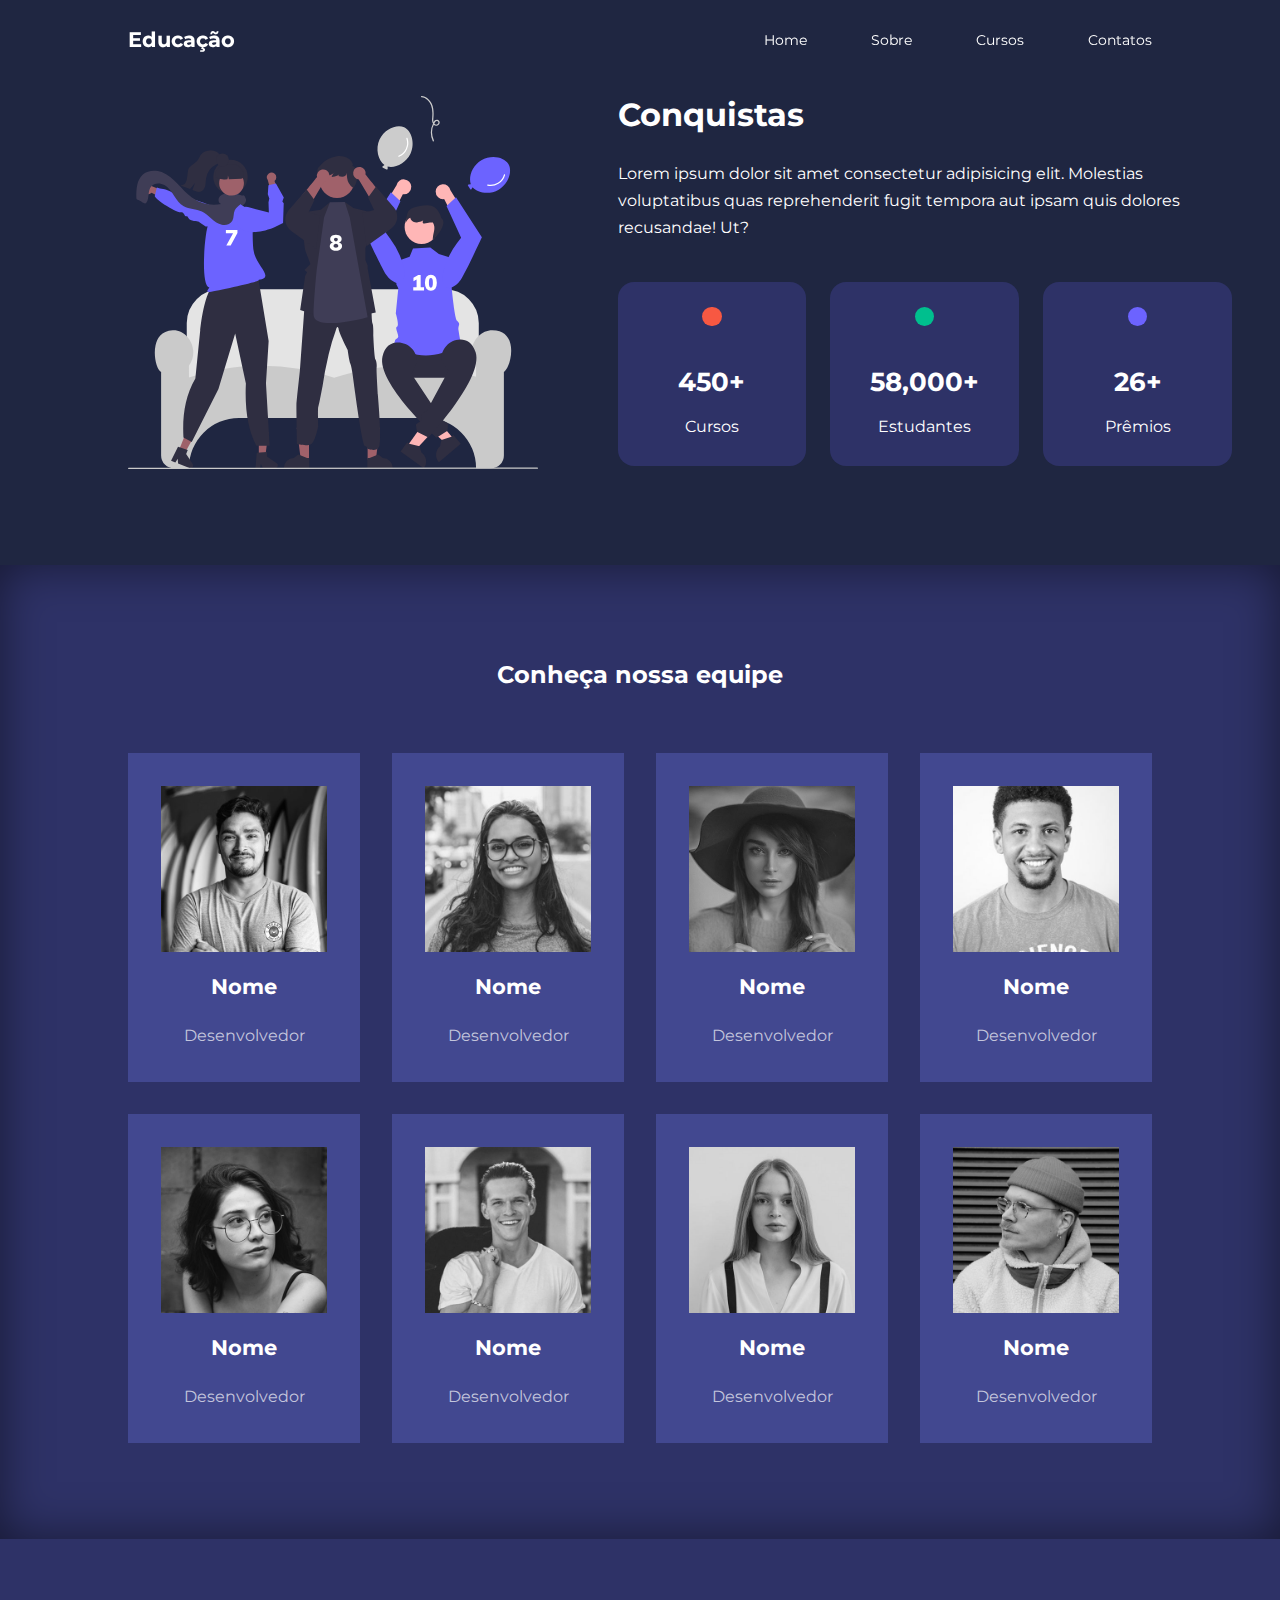
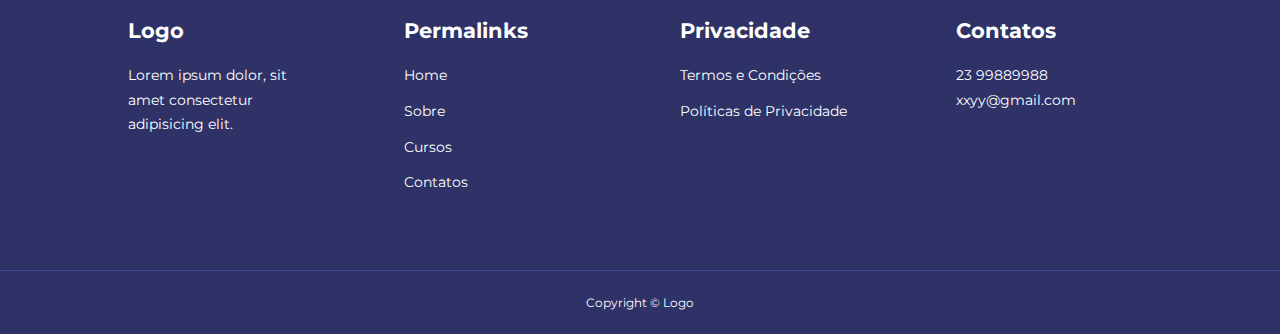
<file: sobre.html>
<!DOCTYPE html>
<html lang="en">

<head>
    <meta charset="UTF-8">
    <meta http-equiv="X-UA-Compatible" content="IE=edge">
    <meta name="viewport" content="width=device-width, initial-scale=1.0">
    <title>Website Educação com HTML, CSS, JS</title>

    <!-- ICONS CDN-->
    <link rel="stylesheet" href="https://unicons.iconscout.com/release/v2.1.6/css/unicons.css">

    <!-- GOOGLE FONTS (MONTSERRATI) -->
    <link rel="preconnect" href="https://fonts.googleapis.com">
    <link rel="preconnect" href="https://fonts.gstatic.com" crossorigin>
    <link href="https://fonts.googleapis.com/css2?family=Montserrat:wght@300;400;500;600;700;800;900&display=swap"
        rel="stylesheet">

    <link rel="stylesheet" href="./css/style.css">
    <link rel="stylesheet" href="./css/sobre.css">
</head>

<body>

    <nav>
        <div class="container nav__container">
            <a href="index.html">
                <h4>Educação</h4>
            </a>
            <ul class="nav__menu">
                <li><a href="index.html">Home</a></li>
                <li><a href="sobre.html">Sobre</a></li>
                <li><a href="cursos.html">Cursos</a></li>
                <li><a href="contatos.html">Contatos</a></li>
            </ul>

            <!-- icones carregados do site https://iconscout.com/unicons/explore/line -->
            <button id="open-menu-btn"><i class="uil uil-bars"></i></button>
            <button id="close-menu-btn"><i class="uil uil-multiply"></i></button>
        </div>
    </nav>

    <!-- ===================== FIM NAVBAR ==================== -->

    <section class="sobre__conquistas">
        <div class="container sobre__conquistas-container">
            <div class="sobre__conquistas-left">
                <img src="./images/about achievements.svg">
            </div>
            <div class="sobre__conquistas-right">
                <h1>Conquistas</h1>
                <p>Lorem ipsum dolor sit amet consectetur
                    adipisicing elit. Molestias voluptatibus
                    quas reprehenderit fugit tempora aut
                    ipsam quis dolores recusandae! Ut?
                </p>

                <div class="conquistas__content">
                    <article class="conquistas__card">
                        <span class="conquistas__icon">
                            <i class="uil uil-video"></i>
                        </span>
                        <h3>450+</h3>
                        <p>Cursos</p>
                    </article>

                    <article class="conquistas__card">
                        <span class="conquistas__icon">
                            <i class="uil uil-users-alt"></i>
                        </span>
                        <h3>58,000+</h3>
                        <p>Estudantes</p>
                    </article>

                    <article class="conquistas__card">
                        <span class="conquistas__icon">
                            <i class="uil uil-award"></i>
                        </span>
                        <h3>26+</h3>
                        <p>Prêmios</p>
                    </article>
                </div>
            </div>
        </div>
    </section>
    <!-- =============== FIM SECTION CONQUISTAS ============== -->

    <section class="equipe">
        <h2>Conheça nossa equipe</h2>
        <div class="container equipe__container">
            <article class="equipe__membro">
                <div class="equipe__membro-image">
                    <img src="./images/tm1.jpg" alt="">
                </div>
                <div class="equipe__membro-info">
                   <h4>Nome</h4>
                   <p>Desenvolvedor</p> 
                </div>
                <div class="equipe__membro-social">
                    <a href="https://instagram.com" target="_blanck">
                        <i class="uil uil-instagram"></i>
                    </a>
                    <a href="https://twitter.com" target="_blanck">
                        <i class="uil uil-twitter-alt"></i>
                    </a>
                    <a href="https://linkedin.com" target="_blanck">
                        <i class="uil uil-linkedin-alt"></i>
                    </a>
                </div>
            </article>

            <article class="equipe__membro">
                <div class="equipe__membro-image">
                    <img src="./images/tm2.jpg" alt="">
                </div>
                <div class="equipe__membro-info">
                   <h4>Nome</h4>
                   <p>Desenvolvedor</p> 
                </div>
                <div class="equipe__membro-social">
                    <a href="https://instagram.com" target="_blanck">
                        <i class="uil uil-instagram"></i>
                    </a>
                    <a href="https://twitter.com" target="_blanck">
                        <i class="uil uil-twitter-alt"></i>
                    </a>
                    <a href="https://linkedin.com" target="_blanck">
                        <i class="uil uil-linkedin-alt"></i>
                    </a>
                </div>
            </article>

            <article class="equipe__membro">
                <div class="equipe__membro-image">
                    <img src="./images/tm3.jpg" alt="">
                </div>
                <div class="equipe__membro-info">
                   <h4>Nome</h4>
                   <p>Desenvolvedor</p> 
                </div>
                <div class="equipe__membro-social">
                    <a href="https://instagram.com" target="_blanck">
                        <i class="uil uil-instagram"></i>
                    </a>
                    <a href="https://twitter.com" target="_blanck">
                        <i class="uil uil-twitter-alt"></i>
                    </a>
                    <a href="https://linkedin.com" target="_blanck">
                        <i class="uil uil-linkedin-alt"></i>
                    </a>
                </div>
            </article>

            <article class="equipe__membro">
                <div class="equipe__membro-image">
                    <img src="./images/tm4.jpg" alt="">
                </div>
                <div class="equipe__membro-info">
                   <h4>Nome</h4>
                   <p>Desenvolvedor</p> 
                </div>
                <div class="equipe__membro-social">
                    <a href="https://instagram.com" target="_blanck">
                        <i class="uil uil-instagram"></i>
                    </a>
                    <a href="https://twitter.com" target="_blanck">
                        <i class="uil uil-twitter-alt"></i>
                    </a>
                    <a href="https://linkedin.com" target="_blanck">
                        <i class="uil uil-linkedin-alt"></i>
                    </a>
                </div>
            </article>

            <article class="equipe__membro">
                <div class="equipe__membro-image">
                    <img src="./images/tm5.jpg" alt="">
                </div>
                <div class="equipe__membro-info">
                   <h4>Nome</h4>
                   <p>Desenvolvedor</p> 
                </div>
                <div class="equipe__membro-social">
                    <a href="https://instagram.com" target="_blanck">
                        <i class="uil uil-instagram"></i>
                    </a>
                    <a href="https://twitter.com" target="_blanck">
                        <i class="uil uil-twitter-alt"></i>
                    </a>
                    <a href="https://linkedin.com" target="_blanck">
                        <i class="uil uil-linkedin-alt"></i>
                    </a>
                </div>
            </article>

            <article class="equipe__membro">
                <div class="equipe__membro-image">
                    <img src="./images/tm6.jpg" alt="">
                </div>
                <div class="equipe__membro-info">
                   <h4>Nome</h4>
                   <p>Desenvolvedor</p> 
                </div>
                <div class="equipe__membro-social">
                    <a href="https://instagram.com" target="_blanck">
                        <i class="uil uil-instagram"></i>
                    </a>
                    <a href="https://twitter.com" target="_blanck">
                        <i class="uil uil-twitter-alt"></i>
                    </a>
                    <a href="https://linkedin.com" target="_blanck">
                        <i class="uil uil-linkedin-alt"></i>
                    </a>
                </div>
            </article>

            <article class="equipe__membro">
                <div class="equipe__membro-image">
                    <img src="./images/tm7.jpg" alt="">
                </div>
                <div class="equipe__membro-info">
                   <h4>Nome</h4>
                   <p>Desenvolvedor</p> 
                </div>
                <div class="equipe__membro-social">
                    <a href="https://instagram.com" target="_blanck">
                        <i class="uil uil-instagram"></i>
                    </a>
                    <a href="https://twitter.com" target="_blanck">
                        <i class="uil uil-twitter-alt"></i>
                    </a>
                    <a href="https://linkedin.com" target="_blanck">
                        <i class="uil uil-linkedin-alt"></i>
                    </a>
                </div>
            </article>

            <article class="equipe__membro">
                <div class="equipe__membro-image">
                    <img src="./images/tm8.jpg" alt="">
                </div>
                <div class="equipe__membro-info">
                   <h4>Nome</h4>
                   <p>Desenvolvedor</p> 
                </div>
                <div class="equipe__membro-social">
                    <a href="https://instagram.com" target="_blanck">
                        <i class="uil uil-instagram"></i>
                    </a>
                    <a href="https://twitter.com" target="_blanck">
                        <i class="uil uil-twitter-alt"></i>
                    </a>
                    <a href="https://linkedin.com" target="_blanck">
                        <i class="uil uil-linkedin-alt"></i>
                    </a>
                </div>
            </article>
        </div>
    </section>
    <!-- ================= FIM SECTION EQUIPE ================ -->

    <footer>
        <div class="container footer__container">
            <div class="footer__1">
                <a href="index.html" class="footer__logo">
                    <h4>Logo</h4>
                </a>
                <p>Lorem ipsum dolor, sit amet consectetur adipisicing elit.</p>
            </div>

            <div class="footer__2">
                <h4>Permalinks</h4>
                <ul class="permalinks">
                    <li><a href="index.html">Home</a></li>
                    <li><a href="sobre.html">Sobre</a></li>
                    <li><a href="cursos.html">Cursos</a></li>
                    <li><a href="contatos.html">Contatos</a></li>
                </ul>
            </div>

            <div class="footer__3">
                <h4>Privacidade</h4>
                <ul class="privacidade">
                    <li><a href="#">Termos e Condições</a></li>
                    <li><a href="#">Políticas de Privacidade</a></li>
                </ul>
            </div>

            <div class="footer__4">
                <h4>Contatos</h4>
                <div>
                    <p>23 99889988</p>
                    <p>xxyy@gmail.com</p>
                </div>

                <div class="footer__socials">
                    <li>
                        <a href="#">
                            <div class="uil uil-facebook-f"></div>
                        </a>
                    </li>
                    <li>
                        <a href="#">
                            <div class="uil uil-instagram-alt"></div>
                        </a>
                    </li>
                    <li>
                        <a href="#">
                            <div class="uil uil-twitter-alt"></div>
                        </a>
                    </li>
                    <li>
                        <a href="#">
                            <div class="uil uil-link-alt"></div>
                        </a>
                    </li>
                </div>
            </div>
        </div>

        <div class="footer__copyright">
            <small>Copyright &copy; Logo</small>
        </div>
    </footer>

    <script src="./main.js"></script>


</body>

</html>
</file>
<file: css/style.css>
* {
    box-sizing: border-box;
    margin: 0;
    padding: 0;
    border: 0;
    outline: 0;
    text-decoration: none;
    list-style: none;
}

:root {
    --color-primary: #6c63ff;
    --color-sucess: #00bf8e;
    --color-warning: #f7c94b;
    --color-danger: #f75842;
    --color-danger-variant: rgba(247, 88, 66, 0.4);
    --color-white: #fff;
    --color-light: rgba(255, 255, 255, 0.7);
    --color-black: #000;
    --color-bg: #1f2641;
    --color-bg1: #2e3267;
    --color-bg2: #424890;

    --container-width-lg: 80%;
    --container-width-md: 90%;
    --container-width-sm: 94%;

    --trasintion: all 400ms ease;
}

body {
    font-family: 'Montserrat', sans-serif;
    line-height: 1.7;
    color: var(--color-white);
    background: var(--color-bg);
}

.container {
    width: var(--container-width-lg);
    margin: 0 auto;
}

section {
    padding: 6rem 0;
}

section h2 {
    text-align: center;
    margin-bottom: 4rem;
}

h1,
h2,
h3,
h4,
h5 {
    line-height: 1.2;
}

h3 {
    font-size: 1.6rem;
}

h4 {
    font-size: 1.3rem;
}

a {
    color: var(--color-white);
}

img {
    width: 100%;
    display: block;
    object-fit: cover;
}

.btn {
    display: inline-block;
    background: var(--color-white);
    color: var(--color-black);
    padding: 1rem 2rem;
    border: 1px solid transparent;
    font-weight: 500;
}

.btn:hover {
    background: transparent;
    color: var(--color-white);
    border-color: var(--color-white);
}

.btn-primary {
    background: var(--color-danger);
    color: var(--color-white)
}

/* ================= NAV BAR ==================== */

nav {
    background: transparent;
    width: 100vw;
    height: 5rem;
    position: fixed;
    top: 0;
    z-index: 2;
}

/* ==== muda o estilo de navegação usando js ====== */
.window-scroll {
    background: var(--color-primary);
    box-shadow: 0 1rem 2rem rgba(0, 0, 0, 0.2);
}

/* ========== fim muda estilo navbar ============= */

.nav__container {
    height: 100%;
    display: flex;
    justify-content: space-between;
    align-items: center;
}

nav button {
    display: none;
}

.nav__menu {
    display: flex;
    align-items: center;
    gap: 4rem;
}

.nav__menu a {
    font-size: 0.9rem;
    transition: var(--trasintion);
}

.nav__menu a:hover {
    color: var(--color-bg2)
}

/* ================= HEADER ================== */

header {
    position: relative;
    top: 5rem;
    overflow: hidden;
    margin-bottom: 5rem;
}

.header__container {
    display: grid;
    grid-template-columns: 1fr 1fr;
    align-items: center;
    gap: 5rem;
    height: 100%;
}

.header__left p {
    margin: 1rem 0 2.4rem;
}

/* ============  SECTION CATEGORIA  ============= */
.categoria {
    background: var(--color-bg1);
    height: 29rem;
}

.categoria h1 {
    line-height: 1;
    margin-bottom: 3rem;
}

.categoria__container {
    display: grid;
    grid-template-columns: 40% 60%;
}

.categoria__left {
    margin-right: 4rem;
}

.categoria__left p {
    margin: 1rem 0 3rem;
}

.categoria__right {
    display: grid;
    grid-template-columns: repeat(3, 1fr);
    gap: 1.2rem;
}

.card__categoria {
    background: var(--color-bg2);
    padding: 2rem;
    border-radius: 2rem;
    transition: var(--trasintion);
}

.card__categoria:hover {
    box-shadow: 0 3rem 3rem rgba(0, 0, 0, 0.3);
    z-index: 1;
}

.card__categoria:nth-child(2) .categoria__icon {
    background: var(--color-danger);
}

.card__categoria:nth-child(3) .categoria__icon {
    background: var(--color-sucess);
}

.card__categoria:nth-child(4) .categoria__icon {
    background: var(--color-warning);
}

.card__categoria:nth-child(5) .categoria__icon {
    background: var(--color-sucess);
}

.categoria__icon {
    background: var(--color-primary);
    padding: 0.7rem;
    border-radius: 00.9rem;
}

.categoria h5 {
    margin: 2rem 0 1rem;
}

.categoria p {
    font-size: 0.85rem;
}

/*============= SECTION CURSOS ===============*/

.cursos {
    margin-top: 15rem;
}

.cursos__container {
    display: grid;
    grid-template-columns: repeat(3, 1fr);
    gap: 2rem;
}

.curso {
    background: var(--color-bg1);
    text-align: center;
    border: 1px solid transparent;
}

.curso:hover {
    border: 1px solid transparent;
    background: var(--color-primary);
    transition: var(--trasintion);
}

.curso__info {
    padding: 2rem;
}

.curso__info p {
    margin: 1.2rem 0 2rem;
    font-size: 0.9rem;
}

/* =============== SECTION FAQS ============== */

.faqs {
    background: var(--color-bg1);
    box-shadow: inset 0 0 3rem rgba(0, 0, 0, 0.3);
}

.faqs__container {
    display: grid;
    grid-template-columns: 1fr 1fr;
    gap: 2rem;
}

.faq {
    padding: 2rem;
    display: flex;
    align-items: center;
    gap: 1.4rem;
    height: fit-content;
    background: var(--color-primary);
    cursor: pointer;
}

.faq h4 {
    font-size: 1rem;
    line-height: 2.2;
}

.faq__icon {
    align-self: flex-start;
    font-size: 1.2rem;
}

.faq p {
    margin-top: 0.8rem;
    display: none;
}

.faq.open p {
    display: block;
}

/* ============ SECTION TESTEMUNHAS ============ */

.testemunhas__container {
    overflow-x: hidden;
    position: relative;
    margin-bottom: 5rem;
    z-index: 0;
}

.testemunhas {
    padding-top: 2rem;
}

.avatar {
    width: 6rem;
    height: 6rem;
    border-radius: 50%;
    overflow: hidden;
    margin: 0 auto 1rem;
    border: 1rem solid var(--color-bg1)
}

.testemunhas__info {
    text-align: center;
}

.testemunhas__body {
    background: var(--color-primary);
    padding: 2rem;
    margin-top: 3rem;
    position: relative;
}

.testemunhas__body::before {
    content: "";
    display: block;
    background: linear-gradient(135deg,
            transparent,
            var(--color-primary),
            var(--color-primary),
            var(--color-primary));
    width: 2rem;
    height: 2rem;
    position: absolute;
    left: 50%;
    top: -1rem;
    transform: rotate(45deg);
}

/* ================= FOOTER =================== */

footer {
    background: var(--color-bg1);
    padding-top: 5rem;
    font-size: 0.9rem;
}

.footer__container {
    display: grid;
    grid-template-columns: repeat(4, 1fr);
    gap: 5rem;
}

.footer__container>div h4 {
    margin-bottom: 1.2rem;
}

.footer__1 p {
    margin: 1rem 0 2rem;
}

footer ul li {
    margin-bottom: 0.7rem;
}

footer ul li a:hover {
    text-decoration: underline;
}

.footer__socials {
    display: flex;
    gap: 1rem;
    font-size: 1.2rem;
    margin-top: 2rem;
}

.footer__copyright {
    text-align: center;
    margin-top: 4rem;
    padding: 1.2rem 0;
    border-top: 1px solid var(--color-bg2);
}

/* ================================================ */
/* ============ MEDIA QUERIES (TABLETS) =========== */

@media screen and (max-width: 1024px) {
    .container {
        width: var(--container-width-md)
    }

    h1 {
        font-size: 2.2rem;
    }

    h2 {
        font-size: 2.7rem;
    }

    h3 {
        font-size: 1.4rem;
    }

    h4 {
        font-size: 1.2rem;
    }

    /* ============= NAVBAR (TABLETS) ============ */

    nav button {
        display: inline-block;
        background: transparent;
        font-size: 1.8rem;
        color: var(--color-white);
        cursor: pointer;
    }

    nav button#close-menu-btn {
        display: none;
    }

    .nav__menu {
        position: fixed;
        top: 5rem;
        right: 5%;
        height: fit-content;
        width: 18rem;
        flex-direction: column;
        gap: 0;
        display: none;
    }

    .nav__menu li {
        width: 100%;
        height: 5.8rem;
        animation: animationNavItems 400ms linear forwards;
        transform-origin: top right;
        opacity: 0;
    }

    .nav__menu li:nth-child(2) {
        animation-delay: 200ms;
    }

    .nav__menu li:nth-child(3) {
        animation-delay: 300ms;
    }

    .nav__menu li:nth-child(4) {
        animation-delay: 500ms;
    }

    @keyframes animationNavItems {
        0% {
            transform: rotateZ(-90deg) rotateX(90deg) scale(0.1);
        }

        100% {
            transform: rotateZ(0) rotateX(0) scale(1);
            opacity: 1;

        }
    }

    .nav__menu li a {
        background: var(--color-primary);
        box-shadow: -4rem 6rem 10rem rgba(0, 0 0, 0.6);
        width: 100%;
        height: 100%;
        display: grid;
        place-items: center;

    }

    .nav__menu li a:hover {
        background: var(--color-bg2);
        color: var(--color-white)
    }

    /* ============== HEADER (TABLETS) ============== */
    header {
        height: 52vh;
        margin-bottom: 3rem;
    }

    .header__container {
        gap: 0;
        padding-bottom: 3rem;
    }

    .categoria {
        height: auto;
    }

    .categoria__container {
        grid-template-columns: 1fr;
        gap: 3rem;
    }

    .categoria__left {
        margin-right: 0;
    }

    /* ========== SECTION CURSOS (TABLETS) ============ */

    .cursos {
        margin-top: 0;
    }

    .cursos__container {
        grid-template-columns: 1fr 1fr;
    }


    /* ============  SECTION FAQS (TABLETS) =========== */
    .faqs__container {
        grid-template-columns: 1fr;
    }

    .faq {
        padding: 1.5rem;
    }

    /* ============== FOOTER (TABLETS) ================ */

    .footer__container {
        grid-template-columns: 1fr 1fr;
    }
}

/* ================================================ */
/* ============ MEDIA QUERIES (PHONES) ============ */
@media screen and (max-width: 600px) {
    .container {
        width: var(--container-width-sm)
    }

    /* ================= NAVBAR (PHONES) ============== */
    .nav__menu {
        right: 3%;
        display: none;
    }

    /* ================= HEADER (PHONES) ===============*/
    header {
        height: 100vh;
    }

    .header__container {
        grid-template-columns: 1fr;
        text-align: center;
        margin-top: 0;
    }

    .header__left p {
        margin-bottom: 1.3rem;
    }

    /* ========== SECTION CATEGORIAS (PHONES) =========*/
    .categoria {
        padding: 1rem;
        border-radius: 1rem;
    }

    .categoria__right {
        grid-template-columns: 1fr 1fr;
        gap: 0.7rem;
    }

    .categoria__icon {
        margin-top: 4px;
        display: inline-block;
    }

    /* ========== SECTION CURSOS (PHONES) ============*/
    .cursos__container {
        grid-template-columns: 1fr;
    }

    /* ======== SECTION TESTEMUNHAS (PHONES) =========*/
    .testemunhas__body {
        padding: 1.2rem;
    }

    /* ================ FOOTER (PHONES) ==============*/
    .footer__container {
        grid-template-columns: 1fr;
        text-align: center;
        gap: 2rem;
    }

    .footer__1 p {
        margin: 1rem auto;
    }

    .footer__socials {
        justify-content: center;
    }
}
</file>
<file: css/contatos.css>
.contatos__container {
    background: var(--color-bg1);
    padding: 4rem;
    display: grid;
    grid-template-columns: 40% 60%;
    gap: 4rem;
    height: 30rem;
    margin: 7rem auto;
    border-radius: 1rem;
}

/* ================================================ */
/* ==================== ASIDE ===================== */
.contatos__aside {
    background: var(--color-primary);
    padding: 3rem;
    border-radius: 1rem;
    position: relative;
    bottom: 10rem;
}

.contatos__aside h2 {
    text-align: left;
    margin-bottom: 1rem;
}

.contatos__aside p {
    font-size: 0.9rem;
    margin-bottom: 2rem;
}

.contatos__detalhes li {
    display: flex;
    gap: 1rem;
    align-items: center;
    margin-bottom: 1rem;
}

.contatos__sociais {
    display: flex;
    gap: 0.8rem;
    margin-top: 3rem;
}

.contatos__sociais a {
    background: var(--color-bg2);
    padding: 0.5rem;
    border-radius: 50%;
    font-size: 0.9rem;
    transition: var(--transition);
}

.contatos__sociais a:hover {
    background: transparent;
}


/* ================================================ */
/* ==================== FORM ===================== */
.contatos__form {
    display: flex;
    flex-direction: column;
    gap: 1.2rem;
    margin-right: 4rem;
}

.form__nome {
    display: flex;
    gap: 1.2rem;
}

.contatos__form input[type="text"] {
    width: 50%;
}

input,
textarea {
    width: 100%;
    padding: 1rem;
    background: var(--color-bg);
    color: var(--color-white);
    resize: none;
}

.contatos__form .btn {
    width: max-content;
    margin-top: 1rem;
    cursor: pointer;
}

/* ================================================ */
/* ============ MEDIA QUERIES (TABLETS) =========== */
@media screen and (max-width: 1024px) {
    .contatos {
        padding-bottom: 0;
    }

    .contatos__container {
        gap: 1.5rem;
        margin-top: 3rem;
        height: auto;
        padding: 1.5rem;
    }

    .contatos__aside {
        width: auto;
        padding: 1.5rem;
        bottom: 0;
    }

    .contatos__form {
        align-self: center;
        margin-right: 1.5rem;
    }
    
}

/* ================================================ */
/* ============ MEDIA QUERIES (PHONES) =========== */
@media screen and (max-width: 600px) {
    .contatos__container {
        grid-template-columns: 1fr;
        gap: 3rem;
        margin-top: 0;
        padding: 0;
    }

    .contatos__form {
        margin: 0 1.5rem 3rem;
    }

    .form__nome {
        flex-direction: column;
    }

    .form__nome input[type="text"] {
        width: 100%;
    }

}
</file>
<file: css/sobre.css>
/* ================================================ */
/* ================ SECTION CONQUISTAS ============ */
/* ================================================ */

.sobre__conquistas-container {
    display: grid;
    grid-template-columns: 40% 60%;
    gap: 5rem;
}

.sobre__conquistas-right>p {
    margin: 1.6rem 0 2.5rem;
}

.conquistas__content {
    display: grid;
    grid-template-columns: repeat(3, 1fr);
    gap: 1.5rem;
}

.conquistas__card {
    background: var(--color-bg1);
    padding: 1.6rem;
    border-radius: 1rem;
    text-align: center;
}

.conquistas__card:hover {
    background: var(--color-bg2);
    box-shadow: 0 3rem 3rem rgba(0, 0, 0, 0.3);
}

.conquistas__icon {
    background: var(--color-danger);
    padding: 0.6rem;
    border-radius: 1rem;
    display: inline-block;
    margin-bottom: 2rem;
    font-size: 2rem;
}

.conquistas__card:nth-child(2) .conquistas__icon {
    background: var(--color-sucess);
}

.conquistas__card:nth-child(3) .conquistas__icon {
    background: var(--color-primary);
}

.conquistas__card p {
    margin-top: 1rem;
}

/* ================================================ */
/* ================== SECTION EQUIPE ============== */
/* ================================================ */
.equipe {
    background: var(--color-bg1);
    box-shadow: inset 0 0 3rem rgba(0, 0, 0, 0.5);
}

.equipe__container {
    display: grid;
    grid-template-columns: repeat(4, 1fr);
    gap: 2rem;
}

.equipe__membro {
    background: var(--color-bg2);
    padding: 2rem;
    border: 1px solid transparent;
    transition: var(--transition);
    position: relative;
    overflow: hidden;
}

.equipe__membro:hover {
    background: transparent;
    border-color: var(--color-primary);
}

.equipe__membro-image img {
    filter: saturate(0);
}

.equipe__membro:hover img {
    filter: saturate(1);
}

.equipe__membro-info * {
    text-align: center;
    margin-top: 1.4rem;
}

.equipe__membro-info p {
    color: var(--color-light);
}

.equipe__membro-social {
    position: absolute;
    top: 50%;
    transform: translateY(-50%);
    right: -100%;
    display: flex;
    flex-direction: column;
    background: var(--color-primary);
    border-radius: 1rem 0 0 1rem;
    box-shadow: -2rem 0 2rem rgba(0, 0, 0, 0.3);
    transition: all 400ms ease;
}

.equipe__membro:hover .equipe__membro-social {
    right: 0;
}

.equipe__membro-social a {
    padding: 1rem;
}

/* ================================================ */
/* ============= MEDIA QUERIES (TABLETS) ========== */
/* ================================================ */

@media screen and (max-width: 1024px) {
    .sobre__conquistas {
        margin-top: 2rem;
    }

    .sobre__conquistas-container {
        grid-template-columns: 1fr;
        gap: 4rem;
    }

    .sobre__conquistas-left {
        width: 80%;
        margin: 0 auto;
    }

    .equipe__container {
        grid-template-columns: repeat(3, 1fr);
        gap: 1.5rem;
    }

    .equipe__membro {
        padding: 1rem;
    }
}

/* ================================================ */
/* ============= MEDIA QUERIES (TABLETS) ========== */
/* ================================================ */

@media screen and (max-width: 600px) {
    .conquistas__content {
        grid-template-columns: 1fr 1fr;
        gap: 0.7rem;
    }

    .equipe__container {
        grid-template-columns: 1fr 1fr;
        gap: 0.7;
    }

    .equipe__membro {
        padding: 0;
    }

    .equipe__membro p {
        margin-bottom: 1.5rem;
    }
}
</file>
